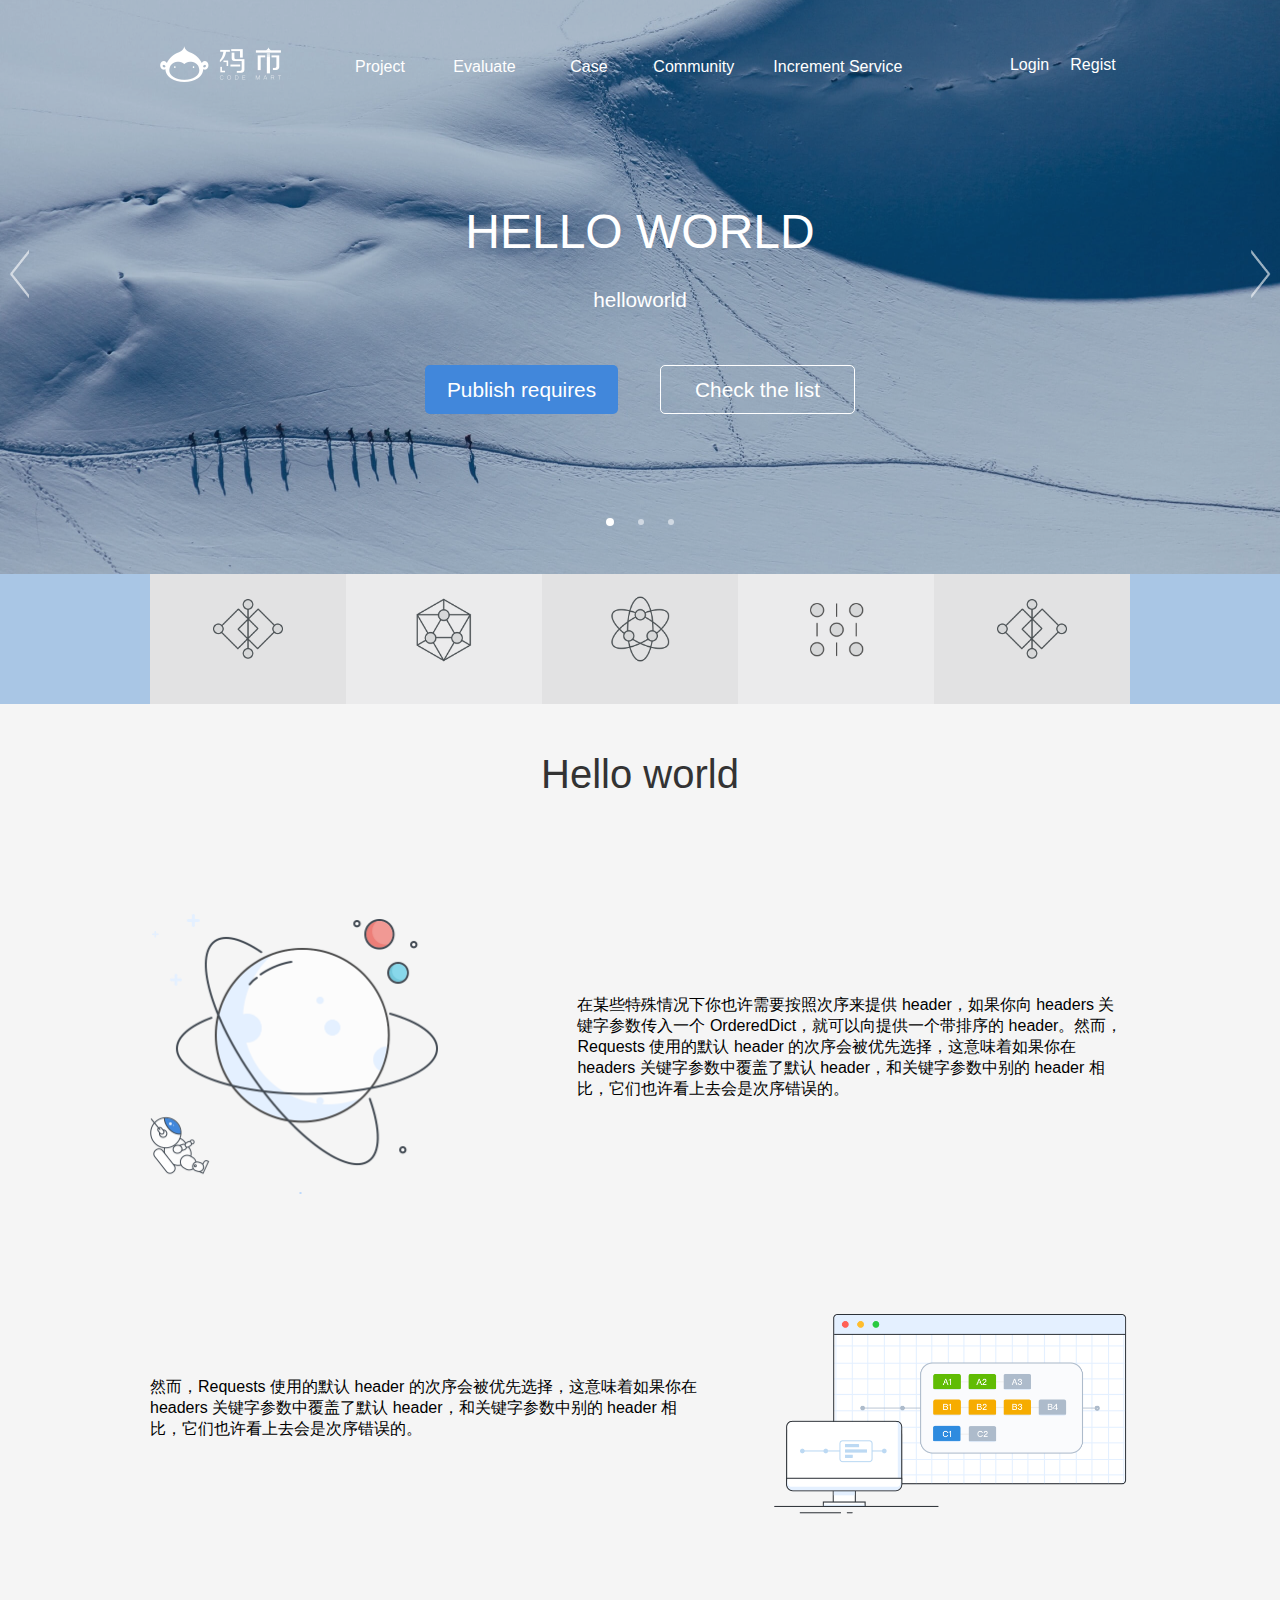
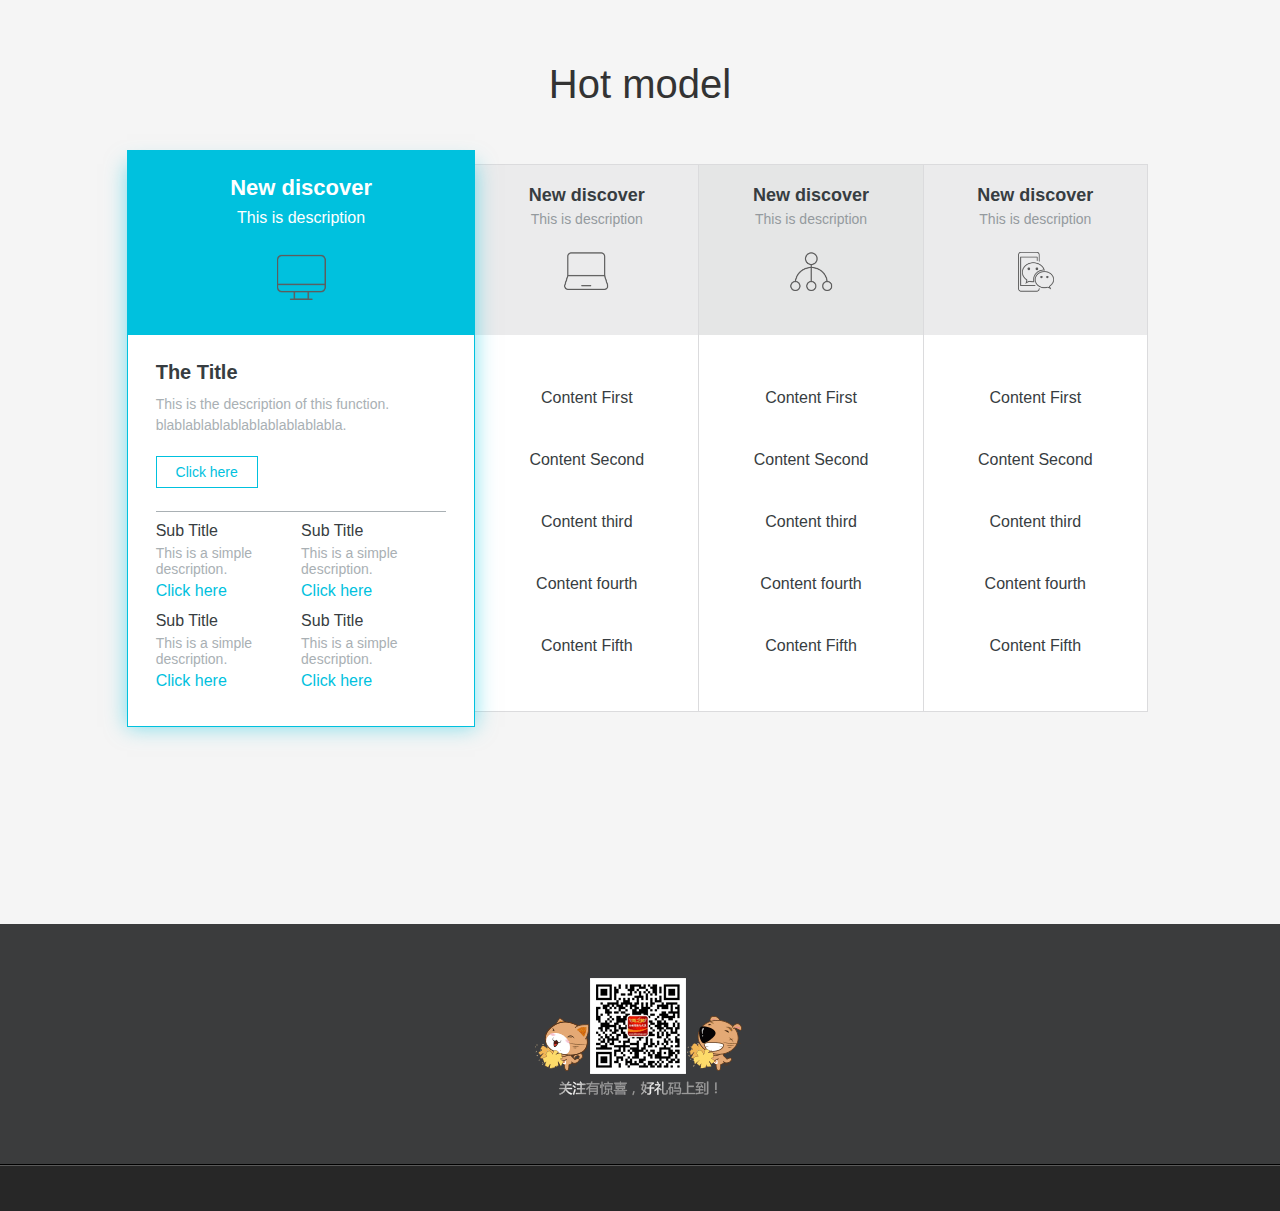
<file: helpztc/index.html>
<!DOCTYPE html>
<html>
	<head>
		<title>index</title>
		<script type="text/javascript" src="js/jquery-3.1.0.min.js"></script>
		<script type="text/javascript" src="js/index.js"></script>
		<link rel="stylesheet" type="text/css" href="css/reset.css"/>
		<link rel="stylesheet" type="text/css" href="css/common.css"/>
		<link rel="stylesheet" type="text/css" href="css/index.css"/>
	</head>
	<body>
		<div id="Header" class="img-menu-container">
			<div class="header">
				<div class="function-list-container">
					<a class="logo clearfix" href="#">
						<img src="images/img-index-logo-menu.png"/>
					</a>
					<ul class="function-list">
						<li class="function-item">
							<span>Project</span>
							<div class="drop-down-menu hidden">
								<ul class="menu">
									<li class="menu-item"><a href="#">first</a></li>
									<li class="menu-item"><a href="#">second</a></li>
								</ul>
							</div>
						</li>
						<li class="function-item">
							<span>Evaluate</span>
							<div class="drop-down-menu hidden">
								<ul class="menu">
									<li class="menu-item"><a href="#">first</a></li>
									<li class="menu-item"><a href="#">second</a></li>
									<li class="menu-item"><a href="#">third</a></li>
									<li class="menu-item"><a href="#">fourth</a></li>
								</ul>
							</div>
						</li>
						<li class="function-item">
							<span>Case</span>
							<div class="drop-down-menu hidden">
								<ul class="menu">
									<li class="menu-item"><a href="#">first</a></li>
								</ul>
							</div>
						</li>
						<li class="function-item">
							<span>Community</span>
						</li>
						<li class="function-item increment-service">
							<span>Increment Service</span>
							<div class="drop-down-menu hidden">
								<ul class="last-menu">
									<li class="menu-item"><a href="#">first</a></li>
									<li class="menu-item"><a href="#">second</a></li>
									<li class="menu-item"><a href="#">third</a></li>
								</ul>
							</div>
						</li>
						<div class="btns">
							<a href="#" class="login-btn">Login</a>
							<a href="#" class="regist-btn">Regist</a>
						</div>
					</ul>
				</div>
			</div>
			<div id="banner-1" data-page-num="1" class="img-menu first-menu">
				<div class="main-container">
					<div class="top-motto">
						<p>HELLO WORLD</p>
					</div>
					<div class="middle-motto">
						<p>helloworld</p>
					</div>
					<div class="buttons">
						<div class="btns-container">
							<a href="#" class="btn first-button">Publish requires</a>
							<a href="#" class="btn second-button">Check the list</a>
						</div>
					</div>
				</div>
			</div>
			<div data-page-num="2" class="img-menu second-menu hidden">
				<div></div>
			</div>
			<div data-page-num="3" class="img-menu third-menu hidden">
				<div></div>
			</div>
			<div class="menu-point">
				<div class="page-points">
					<div data-page-num="1" class="page-point active"></div>
					<div data-page-num="2" class="page-point"></div>
					<div data-page-num="3" class="page-point"></div>
				</div>
			</div>
			<div class="change-header-btns">
				<div class="page-btn previous"></div>
				<div class="page-btn next"></div>
			</div>
		</div>
		<div id="Main">
			<div class="show-links">
				<ul class="main-spacial">
					<li class="main-spacial-item box-bg-even">
						<a href="#" class="link-item link-first"></a>
					</li>
					<li class="main-spacial-item box-bg-odd">
						<a href="#" class="link-item link-second"></a>
					</li>
					<li class="main-spacial-item box-bg-even">
						<a href="#" class="link-item link-third"></a>
					</li>
					<li class="main-spacial-item box-bg-odd">
						<a href="#" class="link-item link-fourth"></a>
					</li>
					<li class="main-spacial-item box-bg-even">
						<a href="#" class="link-item link-fifth"></a>
					</li>
				</ul>
			</div>
			<div class="slogan">Hello world</div>
			<div class="description">
				<div class="description-content">
					<img src="images/spaceman.png" class="description-image-left"/>
					<div class="description-words-right">
						<p>在某些特殊情况下你也许需要按照次序来提供 header，如果你向 headers 关键字参数传入一个 OrderedDict，就可以向提供一个带排序的 header。然而，Requests 使用的默认 header 的次序会被优先选择，这意味着如果你在 headers 关键字参数中覆盖了默认 header，和关键字参数中别的 header 相比，它们也许看上去会是次序错误的。</p>
					</div>
				</div>
			</div>
			<div class="description">
				<div class="description-content">
					<div class="description-words-left">
						<p>然而，Requests 使用的默认 header 的次序会被优先选择，这意味着如果你在 headers 关键字参数中覆盖了默认 header，和关键字参数中别的 header 相比，它们也许看上去会是次序错误的。</p>
					</div>
					<img src="images/self-staging.png" class="description-image-right"/>
				</div>
			</div>
			<div class="slogan">Hot model</div>
			<div class="hot-model">
				<div class="cards">
					<ul class="card-list">
						<li class="card-item active">
							<div class="card">
								<div class="card-title card-head-green card-even">
									<div class="head-content1 hidden">
										<span class="card-head-title">New discover</span>
										<span class="card-subhead-title">This is description</span>
										<img src="./images/product-1.png" class="card-head-img"/>
									</div>
									<div class="head-content2">
										<span class="card-head-title">New discover</span>
										<span class="card-subhead-title">This is description</span>
										<img src="./images/product-1.png" class="card-head-img"/>
									</div>
								</div>
								<div class="card-main1 hidden">
									<div class="card-main-content">
										<ul class="card-main-content-list">
											<li class="card-main-content-item">Content First</li>
											<li class="card-main-content-item">Content Second</li>
											<li class="card-main-content-item">Content third</li>
											<li class="card-main-content-item">Content fourth</li>
											<li class="card-main-content-item">Content Fifth</li>
										</ul>
									</div>
								</div>
								<div class="card-main2">
									<div class="card-main-content2">
										<div class="card-main-head">
											<span>The Title</span>
											<p>This is the description of this function. blablablablablablablablablabla.</p>
											<a href="#">Click here</a>
										</div>
										<div class="card-main-split"></div>
										<div class="card-main-links">
											<ul class="card-main-links-list">
												<li class="card-main-links-item">
													<span>Sub Title</span>
													<p>This is a simple description.</p>
													<a href="#">Click here</a>
												</li>
												<li class="card-main-links-item">
													<span>Sub Title</span>
													<p>This is a simple description.</p>
													<a href="#">Click here</a>
												</li>
												<li class="card-main-links-item">
													<span>Sub Title</span>
													<p>This is a simple description.</p>
													<a href="#">Click here</a>
												</li>
												<li class="card-main-links-item">
													<span>Sub Title</span>
													<p>This is a simple description.</p>
													<a href="#">Click here</a>
												</li>
											</ul>
										</div>
									</div>
								</div>
							</div>
						</li>
						<li class="card-item">
							<div class="card">
								<div class="card-title card-head-grey card-odd">
									<div class="head-content1">
										<span class="card-head-title">New discover</span>
										<span class="card-subhead-title">This is description</span>
										<img src="./images/product-2.png" class="card-head-img"/>
									</div>
									<div class="head-content2 hidden">
										<span class="card-head-title">New discover</span>
										<span class="card-subhead-title">This is description</span>
										<img src="./images/product-2.png" class="card-head-img"/>
									</div>
								</div>
								<div class="card-main1">
									<div class="card-main-content">
										<ul class="card-main-content-list">
											<li class="card-main-content-item">Content First</li>
											<li class="card-main-content-item">Content Second</li>
											<li class="card-main-content-item">Content third</li>
											<li class="card-main-content-item">Content fourth</li>
											<li class="card-main-content-item">Content Fifth</li>
										</ul>
									</div>
								</div>
								<div class="card-main2 hidden">
									<div class="card-main-content2">
										main content
									</div>
								</div>
							</div>
						</li>
						<li class="card-item">
							<div class="card">
								<div class="card-title card-head-grey card-even">
									<div class="head-content1">
										<span class="card-head-title">New discover</span>
										<span class="card-subhead-title">This is description</span>
										<img src="./images/product-3.png" class="card-head-img"/>
									</div>
									<div class="head-content2 hidden">
										<span class="card-head-title">New discover</span>
										<span class="card-subhead-title">This is description</span>
										<img src="./images/product-3.png" class="card-head-img"/>
									</div>
								</div>
								<div class="card-main1">
									<div class="card-main-content">
										<ul class="card-main-content-list">
											<li class="card-main-content-item">Content First</li>
											<li class="card-main-content-item">Content Second</li>
											<li class="card-main-content-item">Content third</li>
											<li class="card-main-content-item">Content fourth</li>
											<li class="card-main-content-item">Content Fifth</li>
										</ul>
									</div>
								</div>
								<div class="card-main2 hidden">
									<div class="card-main-content2">
										main content
									</div>
								</div>
							</div>
						</li>
						<li class="card-item">
							<div class="card">
								<div class="card-title card-head-grey card-odd">
									<div class="head-content1">
										<span class="card-head-title">New discover</span>
										<span class="card-subhead-title">This is description</span>
										<img src="./images/product-4.png" class="card-head-img"/>
									</div>
									<div class="head-content2 hidden">
										<span class="card-head-title">New discover</span>
										<span class="card-subhead-title">This is description</span>
										<img src="./images/product-4.png" class="card-head-img"/>
									</div>
								</div>
								<div class="card-main1">
									<div class="card-main-content">
										<ul class="card-main-content-list">
											<li class="card-main-content-item">Content First</li>
											<li class="card-main-content-item">Content Second</li>
											<li class="card-main-content-item">Content third</li>
											<li class="card-main-content-item">Content fourth</li>
											<li class="card-main-content-item">Content Fifth</li>
										</ul>
									</div>
								</div>
								<div class="card-main2 hidden">
									<div class="card-main-content2">
										main content
									</div>
								</div>
							</div>
						</li>
					</ul>
				</div>	
			</div>
		</div>
		<div id="Footer">
			<div class="function-box">
				<div class="qrcode"></div>
			</div>
			<div class="deperation-line"></div>
			<div class="connection-box">
				<div class="connections"></div>
				<div class="address"></div>
			</div>
		</div>
	</body>
</html>
</file>
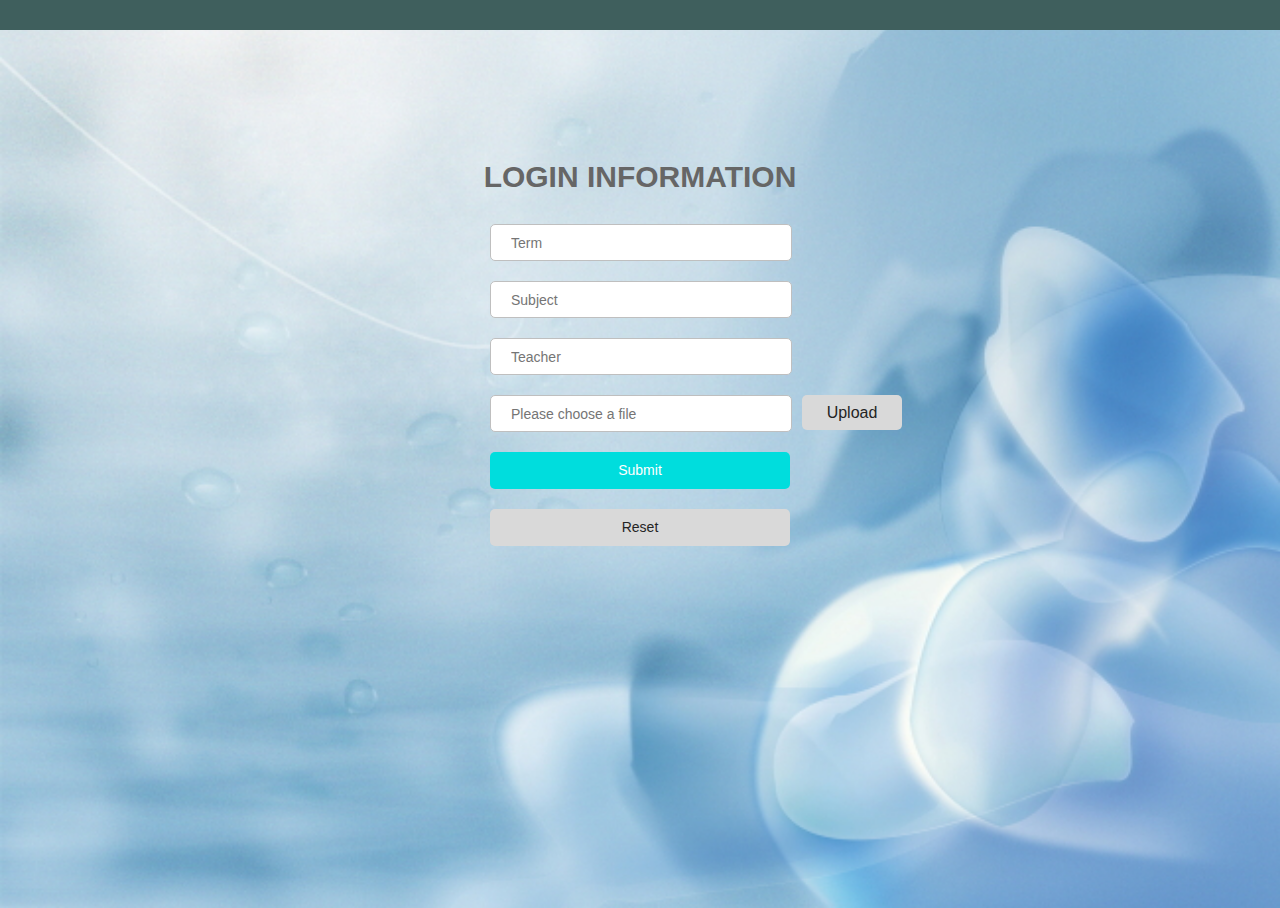
<file: helpztc/form.html>
<!DOCTYPE html>
<html>
	<head>
		<title>form</title>
		<script type="text/javascript" src="js/jquery-3.1.0.min.js"></script>
		<script type="text/javascript" src="js/form.js"></script>
		<link rel="stylesheet" type="text/css" href="css/reset.css">
		<link rel="stylesheet" type="text/css" href="css/form.css">
		<link rel="stylesheet" type="text/css" href="css/common.css">
	</head>
	<body>
		<img src="images/bg.jpg" class="bg-img"/>
		<div id="Head"></div>
		<div id="Main">
			<div class="title">
				<span class="title-info">LOGIN INFORMATION</span>
			</div>
			<div class="form">
				<form method="POST" action="" class="form">
					<div class="info term-info">
						<div class="info-line">
							<input type="text" name="term" class="input-box term" placeholder="Term"/>
							<img src="images/error.png" class="error-img term-error hidden"/>
						</div>
						<div class="drop-down-menu term-menu hidden">
							<ul>
								<li>first</li>
								<li>second</li>
								<li>third</li>
								<li>fourth</li>
								<li>fifth</li>
								<li>sixth</li>
								<li>seventh</li>
								<li>eighth</li>
							</ul>
						</div>
					</div>
					<div class="info subject-info">
						<div class="info-line">
							<input type="text" name="subject" class="input-box subject" placeholder="Subject"/>
							<img src="images/error.png" class="error-img subject-error hidden"/>
						</div>
						<div class="drop-down-menu subject-menu hidden">
							<ul>
								<li>Math</li>
							</ul>
						</div>
					</div>
					<div class="info teacher-info">
						<div class="info-line">
							<input type="text" name="teacher" class="input-box teacher" placeholder="Teacher"/>
							<img src="images/error.png" class="error-img teacher-error hidden"/>
						</div>
						<div class="drop-down-menu teacher-menu hidden">
							<ul>
								<li>Ma haiying</li>
								<li>kaily</li>
								<li>Vic</li>
							</ul>
						</div>
					</div>
					<div class="choose-file-line">
						<input type="file" name="choose-file" class="input-box choose-file hidden" id="choose_file"/>
						<input type="text" class="file-box" readonly="true" placeholder="Please choose a file" />
						<label for="choose_file" class="upload-btn btn-grey">Upload</label>
						<img src="images/error.png" class="error-img file-error hidden"/>
					</div>
					<div class="info-line">
						<input type="button" class="common-btn submit-btn btn-blue" value="Submit" />
					</div>
					<div class="info-line">
						<input type="button" class="common-btn reset-btn btn-grey" value="Reset" />
					</div>
				</form>
			</div>
		</div>
		<div id="footer"></div>
	</body>
</html>
</file>
<file: helpztc/css/common.css>
.hidden {
	display: none;
}

.show {
	display: inline-block;
}

.btn-blue {
	background-color: #00BBDD;
}

.btn-grey {
	background-color: #666;
}

.common-btn {
	width: 300px;
	height: 37px;
	line-height: 37px;
	border-radius: 5px;
	text-align: center;
	cursor: pointer;
	display: inline-block;
	color: #FFF;
	font-size: 14px;
}
</file>
<file: helpztc/css/index.css>
#Header {
	position: relative;
	min-width: 980px;
}

#Header .img-menu {
	width: 100%;
	height: 574px;
}

#Header .first-menu {
	background: url(../images/bg2.jpg) center/cover no-repeat;
}

#Header .second-menu {
	background: url(../images/bg3.jpg) center/cover no-repeat;
}

#Header .third-menu {
	background: url(../images/bg4.jpg) center/cover no-repeat;
}

#banner-1:after {
	content: '';
	position: absolute;
	width: 100%;
	height: 100%;
	bottom: 0;
	background: left rgba(16, 63, 127, .3);
}

#Header .header {
	position: absolute;
	height: 70px;
	width: 100%;
	z-index: 100;
	top: 2rem;
}

#Header .function-list-container {
	max-width: 980px;
	height: 70px;
	position: relative;
	margin: 0 auto;
}

#Header .logo {
	float: left;
	height: 64px;
}

#Header .logo img {
	display: block;
	height: 36px;
	padding-left: 10px;
	margin: 14px 0;
	cursor: pointer;
}

#Header .clearfix:before,
#Header .clearfix:after {
	content: '';
	display: table;
}

#Header .function-list {
	position: relative;
	width: 800px;
	height: 70px;
	margin-left: 170px;
}

#Header .function-item {
	width: 80px;
	line-height: 70px;
	color: #FFF;
	text-align: center;
	margin-left: 20px;
	display: inline-block;
}

#Header .drop-down-menu {
	position: relative;
}

#Header .menu {
	position: absolute;
	display: block;
	width: 80px;
	z-index: 100;
	background-color: rgba(102, 102, 102, .3);
	border: 1px solid rgba(25, 25, 112, .3);
	border-radius: 5px;
	top: -15px;
}

#Header .last-menu {
	position: absolute;
	display: block;
	z-index: 100;
	background-color: rgba(102, 102, 102, .3);
	border: 1px solid rgba(25, 25, 112, .3);
	border-radius: 5px;
	left: 16px;
	width: 130px;
	top: -15px;
}

#Header .menu a,
#Header .last-menu a {
	color: #FFF;
	width: 100%;
	height: 100%;
	display: inline-block;
}

#Header .menu-item {
	height: 30px;
	line-height: 30px;
	text-align: center;
	cursor: pointer;
}

#Header .menu-item:hover {
	background-color: rgba(25, 25, 112, .5);
}

#Header .drop-down-menu .menu-item:first-child {
	border-top-left-radius: 5px;
	border-top-right-radius: 5px;
}

#Header .drop-down-menu .menu-item:last-child {
	border-bottom-left-radius: 5px;
	border-bottom-right-radius: 5px;
}

#Header .btns {
	float: right;
}

#Header .btns a {
	display: inline-block;
	width: 54px;
	height: 40px;
	line-height: 40px;
	color: #FFF;
	text-align: center;
	margin-top: 13px;
}

#Header .btns a:hover {
	border: 1px solid #FFF;
	border-radius: 5px;
}

#Header .login-btn {
	margin-right: 5px;
}

#Header .function-item span {
	cursor: pointer;
}

#Header .increment-service {
	width: 160px;
}

#Header .main-container {
	position: relative;
	max-width: 848px;
	max-height: 575px;
	margin: 0 auto;
	z-index: 1;
}

#Header .top-motto {
	padding-top: 200px;
	font-size: 3rem;
	line-height: 4rem;
	text-align: center;
	color: #FFF;
}

#Header .middle-motto {
	margin-top: 1.5rem;
	font-size: 1.3rem;
	line-height: 1.5rem;
	text-align: center;
	color: #FFF;
}

#Header .buttons {
	margin-top: 53px;
	height: 49px;
	overflow: hidden;
}

#Header .btn {
	width: 193px;
	float: left;
	border-radius: 5px;
	text-align: center;
	font-size: 1.3rem;
}

#Header .btns-container {
	width: 430px;
	margin: 0 auto;
}

#Header .first-button {
	background-color: #4187DB;
	color: #FFF;
	height: 49px;
	line-height: 49px;
	margin-left: 0;
}

#Header .second-button {
	color: #FFF;
	border: 1px solid #FFF;
	height: 47px;
	line-height: 47px;
	margin-left: 42px;
}

#Header .first-button:hover,
#Header .second-button:hover {
	background-color: #FFF;
	color: #4187DB;
}

#Header .menu-point {
	position: absolute;
	height: 10px;
	width: 100%;
	bottom: 3rem;
	text-align: center;
}

#Header .page-points {
	width: 150px;
	height: 10px;
	margin: 0 auto;
	line-height: 10px;
}

#Header .page-point {
	display: inline-block;
	width: 6px;
	height: 6px;
	background-color: rgba(221,227,235,.8);
	border-radius: 5px;
	margin-left: 20px;
	cursor: pointer;
	vertical-align: middle;
}

#Header .page-point:first-child {
	margin-left: 0;
}

#Header .page-point:hover {
	width: 8px;
	height: 8px;
	background-color: #FFF;
}

#Header .page-points .active {
	width: 8px;
	height: 8px;
	background-color: #FFF; 
}

#Header .page-btn {
	position: absolute;
	background: url(../images/previous.png);
	height: 3rem;
	width: 1.2rem;
	background-size: cover;
	top: 250px;
	opacity: .6;
	cursor: pointer;
}

#Header .page-btn:hover {
	opacity: 1;
}

#Header .previous { 
	left: 10px;
}

#Header .next {
	right: 10px;
	transform: scaleX(-1);
}

#Header .second-menu {
	background-color: rgba(0, 0, 255, .3);
}

#Header .third-menu {
	background-color: rgba(255, 0, 0, .3);
}

#Main {
	width: 100%;
	position: relative;
	min-width: 980px;
	background-color: rgba(55, 61, 65, 0.05);
}

#Main .show-links {
	width: 100%;
	min-width: 980px;
	height: 130px;
	background-color: #A9C6E5;
}

#Main .main-spacial {
	overflow: hidden;
	width: 980px;
	margin: 0 auto;
	height: 130px;
}

#Main .main-spacial .main-spacial-item {
	float: left;
	display: block;
	width: 20%;
	height: 100%;
	text-align: center;
}

#Main .main-spacial-item .link-item { 
    display: inline-block;
    width: 70px;
    height: 70px;
    margin-top: 20px;
}

#Main .main-spacial-item .link-first {
	background: url(../images/link-bg-grey1.png) no-repeat;
	background-size: cover;
}

#Main .main-spacial-item .link-first:hover {
	background: url(../images/link-bg1.png) no-repeat;
	background-size: cover;
}

#Main .main-spacial-item .link-second {
	background: url(../images/link-bg-grey2.png) no-repeat;
	background-size: cover;
}

#Main .main-spacial-item .link-second:hover {
	background: url(../images/link-bg2.png) no-repeat;
	background-size: cover;
}

#Main .main-spacial-item .link-third {
	background: url(../images/link-bg-grey3.png) no-repeat;
	background-size: cover;
}

#Main .main-spacial-item .link-third:hover {
	background: url(../images/link-bg3.png) no-repeat;
	background-size: cover;
}

#Main .main-spacial-item .link-fourth {
	background: url(../images/link-bg-grey4.png) no-repeat;
	background-size: cover;
}

#Main .main-spacial-item .link-fourth:hover {
	background: url(../images/link-bg4.png) no-repeat;
	background-size: cover;
}

#Main .main-spacial-item .link-fifth {
	background: url(../images/link-bg-grey1.png) no-repeat;
	background-size: cover;
}

#Main .main-spacial-item .link-fifth:hover {
	background: url(../images/link-bg1.png) no-repeat;
	background-size: cover;
}

#Main .box-bg-even {
	background-color: #e2e2e3;
}

#Main .box-bg-odd {
	background-color: #ebebec;
}

#Main .slogan {
	min-width: 980px;
	line-height: 80px;
	margin: 30px auto 0;
	text-align: center;
	color: #333;
	font-size: 40px;
	font-weight: normal;
}

#Main .description {
	height: 300px;
	width: 100%;
	min-width: 980px;
}

#Main .description-content {
	width: 980px;
	margin: 100px auto;
	padding: 0 30px;
}

#Main .description-image-left {
	display: inline-block;
	height: 280px;
	width: 288px;
}

#Main .description-image-right {
	display: inline-block;
	height: 200px;
	margin-left: 70px;
	width: 353px;
}

#Main .description-words-right {
	width: 550px;
	display: inline-block;
	margin-left: 135px;
	vertical-align: 100px;
}


#Main .description-words-left {
	width: 550px;
	display: inline-block;
	vertical-align: 80px;
}

#Main .hot-model {
	width: 100%;
	min-height: 630px;
	padding-top: 40px;
	padding-bottom: 130px;
}

#Main .cards {
	min-width: 980px;
	max-width: 1200px;
	height: 548px;
	margin: 0 auto;
	width: 80%;
}

#Main .card-list {
	display: relative;
}

#Main .card {
	transition: all 0.3s cubic-bezier(0.4, 0, 0.2, 1), z-index 0s 0.12s;
	width: 100%;
	height: 100%;
	text-align: center;
}

#Main .card-item {
	transition: all 0.3s cubic-bezier(0.4, 0, 0.2, 1), z-index 0s 0.12s;
	position: relative;
	float: left;
	display: block;
	width: 22%;
	height: 100%;
	min-height: 548px;
	background-color: #FFF;
	border: 1px solid #DBDBDD;
	margin-left: -1px;
	box-sizing: border-box;
}

#Main .card-list .active {
	z-index: 100;
    border: 1px solid #00c1de;
    box-shadow: 0 0 20px rgba(0, 198, 226, 0.5);
    width: 34%;
    height: 563px;
}

#Main .card-title {
	transition: all 0.3s cubic-bezier(0.4, 0, 0.2, 1), z-index 0s 0.12s;
    left: 0;
    right: -1px;
    z-index: 1;
}

#Main .card-item .card-head-green {
	position: absolute;
	left: -1px;
    background-color: #00c1de;
    height: 185px;
    top: -15px;
}

#Main .card-item .card-head-grey {
    height: 170px;
    top: 0;
}

#Main .card-odd {
	background-color: #EBEBEC;
}

#Main .card-even {
	background-color: #E5E6E6;
}

#Main .card-head-img {
	width: 60px;
	height: 60px;
	margin-top: 15px;
}

#Main .card-head-title {
	padding-top: 20px;
	display: block;
	font-size: 18px;
    font-weight: bold;
    color: #373D41;
}

#Main .head-content2 .card-head-title {
	color: #FFF;
	font-size: 22px;
	padding-top: 25px;
}

#Main .head-content2 .card-subhead-title {
	color: #FFF;
	font-size: 16px;
	margin-top: 8px;
}

#Main .head-content2 .card-head-img {
	width: 70px;
	height: 70px;
}

#Main .card-subhead-title {
	display: block;
	color: #949a9e;
    font-size: 14px;
    margin-top: 5px;
}

#Main .card-main-content {
	height: 376px;
}

#Main .card-main-content-list {
	position: absolute;
	width: 100%;
	max-width: 250px;
	margin-top: 47px;
}

#Main .card-main-content-item {
	font-size: 16px;
    color: #373D41;
    margin-bottom: 30px;
    line-height: 2;
}

#Main .card-main-content2 {
	width: 84%;
	top: 170px;
	position: absolute;
	height: 376px;
	max-width: 350px;
	left: 8%;
	padding-top: 26px;
    font-size: 14px;
    color: #a9b0b4;
    text-align: left;
    padding-top: 26px;
}

#Main .card-main-content2 .card-main-head {
	max-width: 350px;
	height: 150px;
}

#Main .card-main-content2 .card-main-head span {
	font-size: 20px;
	font-weight: bold;
	color: #373D41;
}

#Main .card-main-content2 .card-main-head p {
	margin-top: 10px;
	font-size: 14px;
	line-height: 1.5;
}

#Main .card-main-content2 .card-main-head a {
	width: 100px;
	height: 30px;
	text-align: center;
	line-height: 30px;
	background-color: #FFF;
	border: 1px solid #00c1de;
	display: block;
	color: #00c1de;
	margin-top: 20px;
}

#Main .card-main-content2 .card-main-head a:hover {
	background-color: #00c1de;
	color: #FFF;
}

#Main .card-main-split {
	width: 100%;
	height: 10px;
	border-top: 1px solid #a9b0b4;
}

#Main .card-main-links {
	width: 100%;
	height: 180px;
}

#Main .card-main-links .card-main-links-list {
	position: relative;
	width: 100%;
	height: 100%;
}

#Main .card-main-links .card-main-links-item {
	float: left;
	width: 50%;
	height: 50%;
}

#Main .card-main-links .card-main-links-item span {
	font-size: 16px;
	margin-top: 5px;
	color: #373D41;
}

#Main .card-main-links .card-main-links-item p {
	display: inline-block;
	width: 100%;
	font-size: 14px;
	margin-top: 5px;
}

#Main .card-main-links .card-main-links-item a {
	display: block;
	font-size: 16px;
	color: #00c1de;
	margin-top: 5px;
}

#Footer {
	position: relative;
	min-width: 980px;
}

#Footer .function-box {
	height: 160px;
	background-color: rgb(59, 60, 61);
	color: #FFF;
	padding: 50px 0 30px;
}

#Footer .qrcode {
	width: 245px;
	height: 150px;
	background: url(../images/erweima.gif) no-repeat;
	margin: 0 auto;
}

#Footer .deperation-line {
	background: url(../images/footer-top.gif) repeat;
	min-width: 980px;
	width: 100%;
	height: 2px;
}

#Footer .connection-box {
	background-color: #272727;
}

#Footer .connections {
	min-width: 980px;
	margin: 0 auto;
	padding-top: 25px;
	color: #CCC;
}

#Footer .address {
	color: #999;
	text-align: center;
	padding-top: 20px;
	min-width: 980px;
	margin: 0 auto;
}
</file>
<file: helpztc/css/form.css>
#Head {
	width: 100%;
	height: 30px;
	background-color: #3F5F5D;
}

.bg-img {
	position: absolute;
	width: 100%;
	z-index: -1;
}

#Main .title {
	margin-top:  130px;
	text-align: center;
}

#Main .title-info {
	display: inline-block;
	width: 600px;
	font-size: 30px;
	font-weight: bold;
	color: #666;
}

#Main .form {
	width: 300px;
	margin: 30px auto;
}

#Main .info {
	position: relative;
}

#Main .info-line {
	position: relative;
	overflow: hidden;
	width: 350px;
	margin-top: 20px;
}

#Main .input-box {
	float: left;
	width: 260px;
	height: 35px;
	border: 1px solid #BFBFBF;
	border-radius: 5px;
	font-size: 14px;
	color: #666;
	padding: 0 20px;
}

#Main .error-img {
	float: left;
	width: 20px;
	height: 20px;
	margin-left: 10px;
	margin-top: 8px;
}

#Main .drop-down-menu {
	position: absolute;
	width: 300px;
	max-height: 140px;
	z-index: 100;
	top: 35px;
	background-color: #FFF;
	border: 1px solid #666; 
	overflow-y: auto;
}

#Main .drop-down-menu li {
	height: 35px;
	line-height: 35px;
	color: #666;
	cursor: pointer;
	text-indent: 20px;
}

#Main .drop-down-menu li:hover {
	background-color: #666;
	color: #FFF;
}

#Main .file-box {
	float: left;
	width: 260px;
	height: 35px;
	border: 1px solid #BFBFBF;
	border-radius: 5px;
	padding: 0 20px;
	font-size: 14px;
	color: #666;
}

#Main .upload-btn {
	float: left;
	display: inline-block;
	width: 100px;
	height: 35px;
	line-height: 35px;
	text-align: center;
	color: #FFF;
	border-radius: 5px;
	cursor: pointer;
	background-color: #D9D9D9;
	margin-left: 10px;
	color: #242424;
}

#Main .upload-btn:hover {
	background-color: #666;
	color: #FFF;
}

#Main .choose-file-line {
	width: 470px;
	height: 37px;
	margin-top: 20px;
}

#Main .submit-btn {
	background-color: #00DDDD;
}

#Main .submit-btn:hover {
	background-color: #143FFF;
}

#Main .reset-btn {
	background-color: #D9D9D9;
	color: #242424;
}

#Main .reset-btn:hover {
	background-color: #666;
	color: #FFF;
}
</file>
